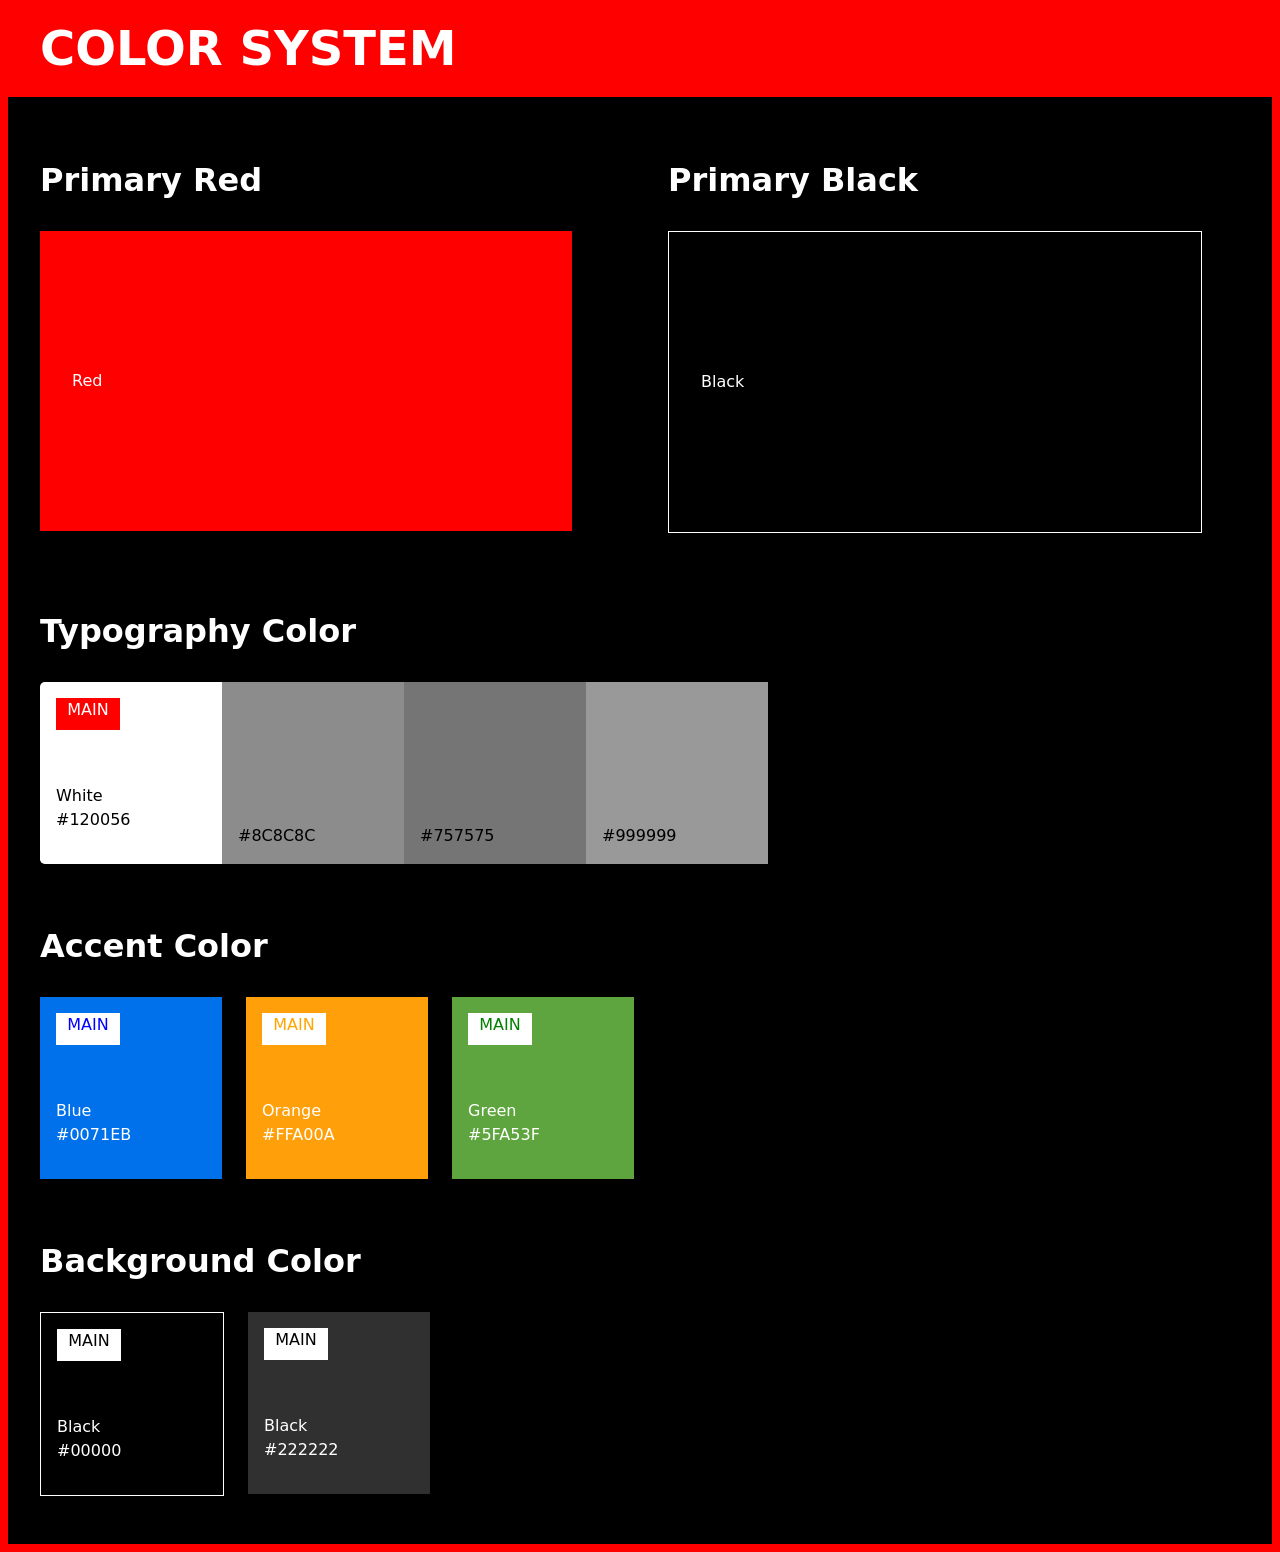
<file: design-system.html>
<!doctype html>
<html lang="en">
  <head>
    <meta charset="UTF-8" />
    <link rel="icon" type="image/svg+xml" href="/vite.svg" />
    <meta name="viewport" content="width=device-width, initial-scale=1.0" />
    <link rel="stylesheet" href="style.css">
    <link rel="sylesheet" href="reset.css">
    <title>Vite App</title>
  </head>

  

  <body>
    
      <h1>COLOR SYSTEM</h1>
      <div class="container">

          <div class="primary">
            <div class="primary-box">
              <h2>Primary Red</h2>
              <p class="box" style="background: red;">Red</p>
            </div>
            
            <div class="primary-box">
              <h2>Primary Black</h2> 
              <p class="box" style="background: black; border: 1px solid white;">Black</p>
            </div>
          </div>

          <div class="typography">
            <h2>Typography Color</h2>
            <div class="typography-box">
              <div class="square-box" style= "background: var(--text-lightest); 
              border-top-left-radius: 0.3rem; border-bottom-left-radius: 0.3rem;">               
                <div class="main" style="background: red;">MAIN</div>
                <p>White #120056</p>
              </div>
              <div class="square-box" style= "background: var(--text-grey);">#8C8C8C</div>
              <div class="square-box" style= "background: var(--text-dark-grey);">#757575</div>
              <div class="square-box" style= "background: var(--text-light-grey);">#999999</div>
            </div>
          </div>

          <div class="accent">
            <h2>Accent Color</h2>
            <div class="accent-box">
              <div class="square-box" style="background: var(--accent-blue);">
                <div class="main" style="color: blue">MAIN</div>
                <p>Blue #0071EB</p>
              </div>
              <div class="square-box" style="background: var(--accent-orange);">
                <div class="main" style="color: orange">MAIN</div>
                <p>Orange #FFA00A</p>
              </div>
              <div class="square-box" style="background: var(--accent-green);">
                <div class="main" style="color: green">MAIN</div>
                <p>Green #5FA53F</p>
              </div>
            </div>
          </div>

            <div class="background-color">
              <h2>Background Color</h2>
              <div class="acolor-box">
                  <div class="square-box" style="background: var(--bg-black); border: 1px solid white;">
                  <div class="main" style="color: black ">MAIN</div>
                  <p>Black #00000</p>
                  </div>
                  <div class="square-box" style="background: var(--bg-light-grey);">
                    <div class="main" style="color: black ">MAIN</div>
                    <p>Black #222222</p>
                  </div>
              </div>
            </div>

      </div>    
         
</body>
</html>
</file>
<file: style.css>
:root {
  font-family: Inter, system-ui, Avenir, Helvetica, Arial, sans-serif;
  line-height: 1.5;
  font-weight: 400;

    /* typography  */
  --text-lightest: #ffffff;
  --text-grey: #8c8c8c;
  --text-dark-grey: #757575;
  --text-light-grey: #999999;

  /* accent */
  --accent-blue: #0071eb;
  --accent-orange: #ffa00a;
  --accent-green: #5fa53f;

  /* background */
  --bg-lightest: #ffffff;
  --bg-black: #000000;
  --bg-gray: #222222;
  --bg-light-grey: #303030;

  
/*
  color-scheme: light dark;
  color: rgba(255, 255, 255, 0.87);
  background-color: #242424;
*/
  font-synthesis: none;
  text-rendering: optimizeLegibility;
  -webkit-font-smoothing: antialiased;
  -moz-osx-font-smoothing: grayscale;
}


body{
  background: red;
}

p{
  display: flex;
  flex-wrap: wrap;
}
.container {
  background: black;
  padding-left: 2rem;
}
.primary {
  display: flex;
  gap: 6rem;
  padding-top: 2rem;
  margin-right: 7rem;
}
.box {
  width: 500px;
  height: 300px;
  color: white;
  padding-left: 2rem;
  display: flex;
  flex-direction: column;
  justify-content: center;
}

.typography{
  display: flex;
  flex-direction: column;
  gap: -1rem;
  padding-top: 2rem;
}
.typography-box{
  display: flex;
}

.square-box {
  width: 150px;
  height: 150px;
  padding: 1rem;
  display: flex;
  flex-direction: column;
  justify-content: flex-end;
  
}
.accent {
  display: flex;
  flex-direction: column;
  padding-top: 2rem;
}
.accent-box {
  display: flex;
  flex-direction: row;
  gap: 1.5rem;
  color: white;
  
}

.background-color{
  display: flex;
  flex-direction: column;
  padding-bottom: 3rem;
  padding-top: 2rem;
}

.acolor-box {
  display: flex;
  flex-direction: row;
  gap: 1.5rem;
  color: white;
  
}


h1{
  font-weight: bold;
  font-size: 3rem;
  line-height: 1.1px;
  letter-spacing: -0.5%;
  color: white;
  padding: 1rem 2rem;
  
}
h2{
  font-weight: bold;
  font-size: 2rem;
  line-height: auto;
  letter-spacing: -1%;
  color: white;
}


.main {
  width: 4rem;
  height: 2rem;
  background-color:white; 
  color: white;
  text-align: center;
}
.square-box:has(p) {
  justify-content: space-between;
  
}
 
p{
  width: 3rem;
}

/*
a {
  font-weight: 500;
  color: #646cff;
  text-decoration: inherit;
}
a:hover {
  color: #535bf2;
}

body {
  margin: 0;
  display: flex;
  place-items: center;
  min-width: 320px;
  min-height: 100vh;
}

h1 {
  font-size: 3.2em;
  line-height: 1.1;
}

#app {
  max-width: 1280px;
  margin: 0 auto;
  padding: 2rem;
  text-align: center;
}

.logo {
  height: 6em;
  padding: 1.5em;
  will-change: filter;
  transition: filter 300ms;
}
.logo:hover {
  filter: drop-shadow(0 0 2em #646cffaa);
}
.logo.vanilla:hover {
  filter: drop-shadow(0 0 2em #f7df1eaa);
}

.card {
  padding: 2em;
}

.read-the-docs {
  color: #888;
}

button {
  border-radius: 8px;
  border: 1px solid transparent;
  padding: 0.6em 1.2em;
  font-size: 1em;
  font-weight: 500;
  font-family: inherit;
  background-color: #1a1a1a;
  cursor: pointer;
  transition: border-color 0.25s;
}
button:hover {
  border-color: #646cff;
}
button:focus,
button:focus-visible {
  outline: 4px auto -webkit-focus-ring-color;
}

@media (prefers-color-scheme: light) {
  :root {
    color: #213547;
    background-color: #ffffff;
  }
  a:hover {
    color: #747bff;
  }
  button {
    background-color: #f9f9f9;
  }
}
*/
</file>
